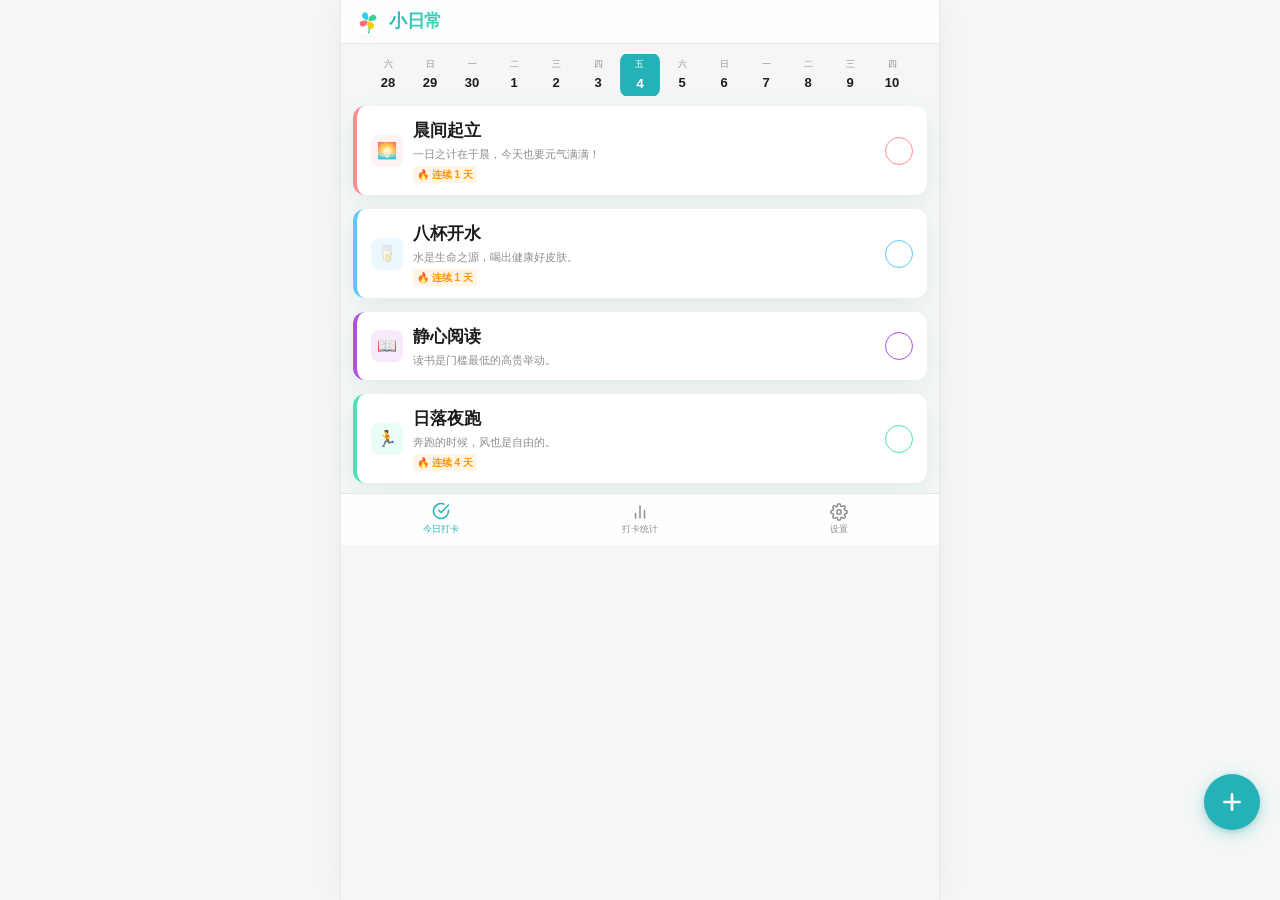
<file: index.html>
<!DOCTYPE html>
<html lang="zh-CN">
<head>
  <meta charset="UTF-8">
  <meta name="viewport" content="width=device-width, initial-scale=1.0, viewport-fit=cover">
  
  <title>小日常 - 习惯打卡</title>
  
  <!-- PWA & Apple IOS Configuration -->
  <meta name="apple-mobile-web-app-capable" content="yes">
  <meta name="apple-mobile-web-app-status-bar-style" content="black-translucent">
  <meta name="apple-mobile-web-app-title" content="小日常">
  <link rel="apple-touch-icon" href="./icons/icon.svg">
  
  <meta name="theme-color" content="#F4F7F6" media="(prefers-color-scheme: light)">
  <meta name="theme-color" content="#0A0A0C" media="(prefers-color-scheme: dark)">
  
  <link rel="manifest" href="./manifest.json">
  <link rel="icon" type="image/svg+xml" href="./icons/icon.svg">
  
  <!-- Custom CSS -->
  <link rel="stylesheet" href="./css/style.css">
</head>
<body>

  <!-- 纸屑特效 Canvas 画布 -->
  <canvas id="confetti-canvas"></canvas>

  <!-- PWA 应用主界面 -->
  <div class="app-container">
    
    <!-- 顶部状态栏/导航栏 -->
    <header class="app-header">
      <div class="brand-wrapper">
        <!-- 迷你四叶草 Logo -->
        <svg class="brand-logo" xmlns="http://www.w3.org/2000/svg" viewBox="0 0 512 512" width="26" height="26">
          <rect width="512" height="512" fill="#FFFFFF" />
          <g transform="translate(256, 230) scale(2.2)">
            <path d="M 0 35 Q 20 85 5 110" fill="none" stroke="#34D399" stroke-width="12" stroke-linecap="round" />
            <path d="M 0 0 C -45 -10 -70 -45 -40 -70 C -15 -90 10 -60 0 0" fill="#22D3EE" />
            <path d="M 0 0 C 10 -45 45 -70 70 -40 C 90 -15 60 10 0 0" fill="#34D399" />
            <path d="M 0 0 C 45 10 70 45 40 70 C 15 90 -10 60 0 0" fill="#FACC15" />
            <path d="M 0 0 C -10 45 -45 70 -70 40 C -90 15 -60 -10 0 0" fill="#F87171" />
            <circle cx="0" cy="0" r="10" fill="#FFFFFF" />
          </g>
        </svg>
        <span class="app-title">小日常</span>
      </div>
    </header>

    <!-- TAB 1: 今日打卡页面 -->
    <main class="tab-panel active" id="panel-today">
      <!-- iOS 风格滚动周历 -->
      <div class="week-calendar">
        <div class="week-days-container">
          <!-- JS 动态渲染 -->
        </div>
      </div>
      
      <!-- 打卡习惯卡片容器 -->
      <div class="today-habits-list">
        <!-- JS 动态渲染 -->
      </div>
    </main>

    <!-- TAB 2: 统计大盘页面 -->
    <main class="tab-panel" id="panel-stats">
      <!-- 当月打卡热力图 -->
      <section class="habit-details-card">
        <div class="detail-header" style="flex-wrap: wrap; gap: 8px;">
          <h3 class="section-title" style="margin-bottom: 0;">📊 习惯分析</h3>
          <div style="display: flex; gap: 8px; flex: 1; justify-content: flex-end;">
            <div class="detail-selector select-wrapper" style="max-width: 160px;">
              <select id="stats-habit-select">
                <!-- JS 动态渲染 -->
              </select>
            </div>
          </div>
        </div>

        <div class="calendar-month-title">当月打卡热力图</div>
        <div class="calendar-month-grid">
          <!-- JS 动态渲染 -->
        </div>
      </section>

      <!-- 数据概览 -->
      <div class="stats-dashboard">
        <div class="stat-box">
          <span class="stat-box-title">习惯总数</span>
          <span class="stat-box-value" id="stat-total-habits">0</span>
          <span class="stat-box-sub">已规划计划</span>
        </div>
        <div class="stat-box">
          <span class="stat-box-title">历史打卡</span>
          <span class="stat-box-value" id="stat-total-checkins">0</span>
          <span class="stat-box-sub">滴水穿石累计数</span>
        </div>
        <div class="stat-box">
          <span class="stat-box-title">最高连签</span>
          <span class="stat-box-value" id="stat-max-streak">0天</span>
          <span class="stat-box-sub" id="stat-max-streak-habit">无</span>
        </div>
        <div class="stat-box">
          <span class="stat-box-title">本周完成</span>
          <span class="stat-box-value" id="stat-weekly-completion">—</span>
          <span class="stat-box-sub" id="stat-weekly-detail"></span>
        </div>
      </div>

    </main>


    <!-- TAB 4: 系统设置页面 -->
    <main class="tab-panel" id="panel-settings">
      <h3 class="section-title" style="margin-bottom: 20px;">⚙️ 应用设置</h3>
      
      <div class="settings-list">
        
        <!-- 习惯管理 -->
        <div class="settings-group-title">习惯管理</div>
        <div class="settings-group" style="padding: 8px 12px; margin-bottom: 8px;">
          <div style="display: flex; justify-content: space-between; align-items: center; margin-bottom: 8px;">
            <span class="settings-row-label" style="font-weight: 600;">我的习惯</span>
          </div>
          <div class="manage-habits-list">
            <!-- JS 动态渲染 -->
          </div>
        </div>

        <!-- 个性化 -->
        <div class="settings-group-title">个性化</div>
        <div class="settings-group">
          <div class="settings-row">
            <span class="settings-row-label">外观主题</span>
            <div class="select-wrapper">
            <select id="settings-theme">
              <option value="auto">跟随系统</option>
              <option value="light">清新明亮 (浅色)</option>
              <option value="dark">暗黑视网膜 (深色)</option>
            </select>
            </div>
          </div>
          <div class="settings-row">
            <span class="settings-row-label">打卡音效</span>
            <label class="switch">
              <input type="checkbox" id="settings-sound" checked>
              <span class="slider"></span>
            </label>
          </div>
          <div class="settings-row">
            <span class="settings-row-label">打卡动画</span>
            <div class="select-wrapper">
            <select id="settings-anim">
              <option value="confetti">彩色五彩纸屑</option>
              <option value="none">无动画</option>
            </select>
            </div>
          </div>
        </div>

        <!-- 数据管理 -->
        <div class="settings-group-title">数据管理</div>
        <div class="settings-group">
          <div class="settings-row">
            <span class="settings-row-label">导出本地备份</span>
            <button class="btn btn-secondary btn-sm" id="btn-data-export">导出 JSON</button>
          </div>
          <div class="settings-row">
            <span class="settings-row-label">导入本地备份</span>
            <button class="btn btn-secondary btn-sm" id="btn-data-import">选择文件</button>
            <input type="file" id="file-import-input" accept=".json" style="display: none;">
          </div>
          <div class="settings-row">
            <span class="settings-row-label">重置所有数据</span>
            <button class="btn btn-danger btn-sm" id="btn-data-clear">清空并恢复默认</button>
          </div>
        </div>

        <!-- 关于与信息 -->
        <div class="settings-group-title">关于应用</div>
        <div class="settings-group">
          <div class="settings-row">
            <span class="settings-row-label">小日常 Web PWA</span>
            <span style="font-size: 13px; color: var(--text-secondary);">版本 1.0.0</span>
          </div>
          <div class="settings-row">
            <span class="settings-row-label">离线支持状态</span>
            <span id="pwa-status" style="font-size: 13px; color: #34D399; font-weight: 600;">已激活离线运行</span>
          </div>
        </div>

      </div>
    </main>

    <!-- 底部固定 Tabbar -->
    <nav class="app-tabbar">
      <div class="tab-item active" data-tab="today">
        <svg viewBox="0 0 24 24" width="22" height="22" fill="none" stroke="currentColor" stroke-width="2" stroke-linecap="round" stroke-linejoin="round">
          <path d="M22 11.08V12a10 10 0 1 1-5.93-9.14"></path>
          <polyline points="22 4 12 14.01 9 11.01"></polyline>
        </svg>
        <span>今日打卡</span>
      </div>
      <div class="tab-item" data-tab="stats">
        <svg viewBox="0 0 24 24" width="22" height="22" fill="none" stroke="currentColor" stroke-width="2" stroke-linecap="round" stroke-linejoin="round">
          <line x1="18" y1="20" x2="18" y2="10"></line>
          <line x1="12" y1="20" x2="12" y2="4"></line>
          <line x1="6" y1="20" x2="6" y2="14"></line>
        </svg>
        <span>打卡统计</span>
      </div>

      <div class="tab-item" data-tab="settings">
        <svg viewBox="0 0 24 24" width="22" height="22" fill="none" stroke="currentColor" stroke-width="2" stroke-linecap="round" stroke-linejoin="round">
          <circle cx="12" cy="12" r="3"></circle>
          <path d="M19.4 15a1.65 1.65 0 0 0 .33 1.82l.06.06a2 2 0 1 1-2.83 2.83l-.06-.06a1.65 1.65 0 0 0-1.82-.33 1.65 1.65 0 0 0-1 1.51V21a2 2 0 0 1-4 0v-.09A1.65 1.65 0 0 0 9 19.4a1.65 1.65 0 0 0-1.82.33l-.06.06a2 2 0 1 1-2.83-2.83l.06-.06a1.65 1.65 0 0 0 .33-1.82 1.65 1.65 0 0 0-1.51-1H3a2 2 0 0 1 0-4h.09A1.65 1.65 0 0 0 4.6 9a1.65 1.65 0 0 0-.33-1.82l-.06-.06a2 2 0 1 1 2.83-2.83l.06.06a1.65 1.65 0 0 0 1.82.33H9a1.65 1.65 0 0 0 1-1.51V3a2 2 0 0 1 4 0v.09a1.65 1.65 0 0 0 1 1.51 1.65 1.65 0 0 0 1.82-.33l.06-.06a2 2 0 1 1 2.83 2.83l-.06.06a1.65 1.65 0 0 0-.33 1.82V9a1.65 1.65 0 0 0 1.51 1H21a2 2 0 0 1 0 4h-.09a1.65 1.65 0 0 0-1.51 1z"></path>
        </svg>
        <span>设置</span>
      </div>
    </nav>

    <!-- FAB 悬浮新建按钮 -->
    <button class="fab" id="fab-add-habit" aria-label="新建习惯">
      <svg viewBox="0 0 24 24" width="26" height="26" fill="none" stroke="currentColor" stroke-width="2.5" stroke-linecap="round">
        <line x1="12" y1="5" x2="12" y2="19"></line>
        <line x1="5" y1="12" x2="19" y2="12"></line>
      </svg>
    </button>
  </div>

  <!-- iOS 风格 ActionSheet -->
  <div class="modal" id="modal-actionsheet">
    <div class="modal-content modal-actionsheet-content">
      <div class="modal-header">
        <h3 class="modal-title" id="actionsheet-title"></h3>
      </div>
      <div class="actionsheet-items" id="actionsheet-items">
      </div>
      <div class="modal-actions actionsheet-actions">
        <button type="button" class="btn btn-secondary" id="btn-actionsheet-cancel">取消</button>
      </div>
    </div>
  </div>

  <!-- iOS 底部抽屉风格弹窗 (新建 / 编辑习惯) -->
  <div class="modal" id="modal-habit">
    <div class="modal-content">
      <div class="modal-header">
        <h3 class="modal-title">新建习惯</h3>
        <button class="modal-close" aria-label="关闭弹窗">
          <svg viewBox="0 0 24 24" width="20" height="20" fill="none" stroke="currentColor" stroke-width="2">
            <line x1="18" y1="6" x2="6" y2="18"></line>
            <line x1="6" y1="6" x2="18" y2="18"></line>
          </svg>
        </button>
      </div>
      
      <form id="form-habit">
        <!-- 习惯名称 -->
        <div class="form-group">
          <label for="habit-name">习惯名字</label>
          <input type="text" id="habit-name" maxlength="10" placeholder="例如：背单词、吃水果" required>
          <span class="char-count">0/10</span>
        </div>

        <!-- 鼓励寄语 -->
        <div class="form-group">
          <label for="habit-slogan">鼓励语 / 签到寄语</label>
          <input type="text" id="habit-slogan" maxlength="25" placeholder="例如：坚持下去，你会感谢现在的自己">
          <span class="char-count">0/25</span>
        </div>

        <!-- 表情图标选择网格 -->
        <div class="form-group">
          <label>选择一个可爱图标</label>
          <div class="modal-emoji-grid">
            <div class="emoji-item selected">🌅</div>
            <div class="emoji-item">🥛</div>
            <div class="emoji-item">📖</div>
            <div class="emoji-item">🏃</div>
            <div class="emoji-item">🧘</div>
            <div class="emoji-item">💤</div>
            <div class="emoji-item">🍎</div>
            <div class="emoji-item">💻</div>
            <div class="emoji-item">✏️</div>
            <div class="emoji-item">🧹</div>
            <div class="emoji-item">🌿</div>
            <div class="emoji-item">💊</div>
          </div>
        </div>

        <!-- 主题色选择网格 -->
        <div class="form-group">
          <label>卡片颜色</label>
          <div class="modal-color-grid">
            <!-- 珊瑚粉 -->
            <div class="color-item selected" data-color="#FF8E94" data-bg="#FFF0F1" style="background-color: #FF8E94;"></div>
            <!-- 薄荷绿 -->
            <div class="color-item" data-color="#4CE1B6" data-bg="#EBF9F5" style="background-color: #4CE1B6;"></div>
            <!-- 天空蓝 -->
            <div class="color-item" data-color="#5AC8FA" data-bg="#E6F5FC" style="background-color: #5AC8FA;"></div>
            <!-- 罗兰紫 -->
            <div class="color-item" data-color="#AF52DE" data-bg="#F7EFFF" style="background-color: #AF52DE;"></div>
            <!-- 柠檬黄 -->
            <div class="color-item" data-color="#FFCC00" data-bg="#FFF9E6" style="background-color: #FFCC00;"></div>
            <!-- 桃子橙 -->
            <div class="color-item" data-color="#FF9500" data-bg="#FFF4E6" style="background-color: #FF9500;"></div>
          </div>
        </div>

        <!-- 频次设置 -->
        <div class="form-group">
          <label for="habit-frequency">打卡频次</label>
          <div class="select-wrapper">
          <select id="habit-frequency">
            <option value="daily">每天打卡</option>
            <option value="weekdays">仅工作日 (周一至周五)</option>
            <option value="weekends">仅周末 (周六与周日)</option>
            <option value="custom">自定义打卡天...</option>
          </select>
          </div>
          <!-- 自定义周几多选框 -->
          <div class="custom-freq-days" style="display: none;">
            <label><input type="checkbox" value="1" checked><span>一</span></label>
            <label><input type="checkbox" value="2" checked><span>二</span></label>
            <label><input type="checkbox" value="3" checked><span>三</span></label>
            <label><input type="checkbox" value="4" checked><span>四</span></label>
            <label><input type="checkbox" value="5" checked><span>五</span></label>
            <label><input type="checkbox" value="6" checked><span>六</span></label>
            <label><input type="checkbox" value="7" checked><span>日</span></label>
          </div>
        </div>

        <!-- 弹窗提交控制 -->
        <div class="modal-actions">
          <button type="button" class="btn btn-secondary" id="btn-habit-cancel">取消</button>
          <button type="submit" class="btn btn-primary">保存</button>
        </div>
      </form>
    </div>
  </div>

  <!-- iOS 风格确认弹窗 -->
  <div class="modal" id="modal-confirm">
    <div class="modal-content modal-confirm-content">
      <div class="modal-header">
        <h3 class="modal-title" id="confirm-title">确认操作</h3>
      </div>
      <p class="confirm-message" id="confirm-message"></p>
      <div class="modal-actions confirm-actions">
        <button type="button" class="btn btn-secondary" id="btn-confirm-cancel">取消</button>
        <button type="button" class="btn btn-danger" id="btn-confirm-ok">确认</button>
      </div>
    </div>
  </div>

  <!-- 初始化逻辑 -->
  <script type="module">
    import { UI } from './js/ui.js';
    UI.init();
  </script>

  <!-- PWA Service Worker 注册 -->
  <script>
    if ('serviceWorker' in navigator) {
      window.addEventListener('load', () => {
        // 使用相对路径以便在 GitHub Pages 子目录下工作
        navigator.serviceWorker.register('./sw.js')
          .then(reg => {
            console.log('ServiceWorker 注册成功: ', reg.scope);
            document.getElementById('pwa-status').textContent = '已激活离线运行';
            document.getElementById('pwa-status').style.color = '#34D399';
          })
          .catch(err => {
            console.error('ServiceWorker 注册失败: ', err);
            document.getElementById('pwa-status').textContent = '未激活 (限在线运行)';
            document.getElementById('pwa-status').style.color = '#FF9500';
          });
      });
    } else {
      document.getElementById('pwa-status').textContent = '浏览器不支持离线模式';
      document.getElementById('pwa-status').style.color = '#FF3B30';
    }
  </script>

</body>
</html>
</file>
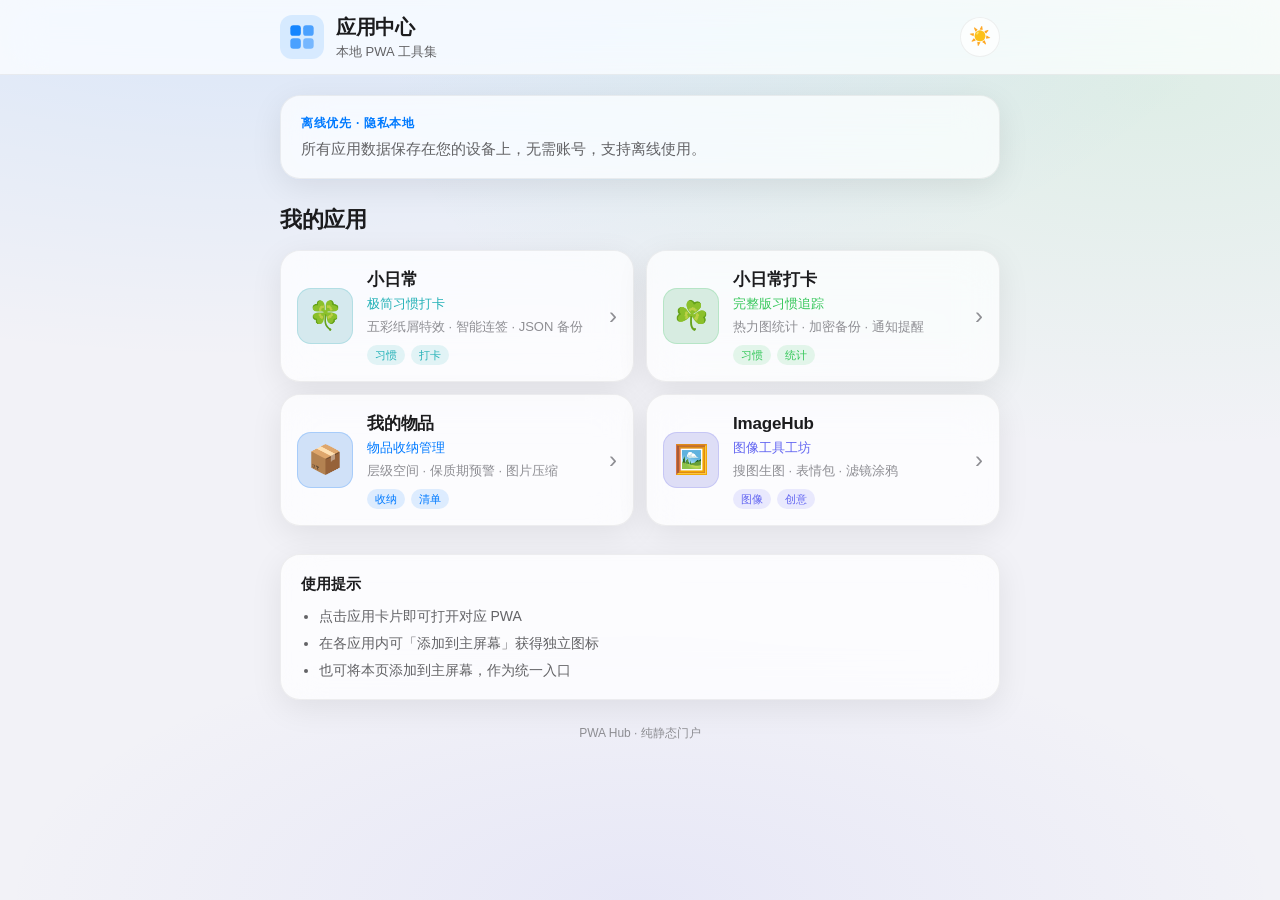
<file: hub/index.html>
<!DOCTYPE html>
<html lang="zh-CN">
<head>
  <meta charset="UTF-8" />
  <meta name="viewport" content="width=device-width, initial-scale=1.0, viewport-fit=cover" />
  <meta name="theme-color" content="#f2f2f7" media="(prefers-color-scheme: light)" />
  <meta name="theme-color" content="#000000" media="(prefers-color-scheme: dark)" />
  <meta name="apple-mobile-web-app-capable" content="yes" />
  <meta name="apple-mobile-web-app-status-bar-style" content="default" />
  <meta name="apple-mobile-web-app-title" content="应用中心" />
  <meta name="description" content="聚合小日常、我的物品、ImageHub 等本地 PWA 应用的一站式入口" />
  <link rel="manifest" href="./manifest.json" />
  <link rel="icon" href="./icons/icon.svg" type="image/svg+xml" />
  <link rel="apple-touch-icon" href="./icons/icon.svg" />
  <link rel="stylesheet" href="./css/style.css" />
  <title>应用中心</title>
</head>
<body>
  <div class="bg-gradient" aria-hidden="true"></div>

  <header class="header">
    <div class="header-inner">
      <div class="brand">
        <div class="brand-icon" aria-hidden="true">
          <svg viewBox="0 0 48 48" fill="none" xmlns="http://www.w3.org/2000/svg">
            <rect x="4" y="4" width="18" height="18" rx="5" fill="currentColor" opacity="0.9"/>
            <rect x="26" y="4" width="18" height="18" rx="5" fill="currentColor" opacity="0.65"/>
            <rect x="4" y="26" width="18" height="18" rx="5" fill="currentColor" opacity="0.65"/>
            <rect x="26" y="26" width="18" height="18" rx="5" fill="currentColor" opacity="0.45"/>
          </svg>
        </div>
        <div>
          <h1 class="brand-title">应用中心</h1>
          <p class="brand-subtitle">本地 PWA 工具集</p>
        </div>
      </div>
      <button type="button" class="theme-toggle" id="theme-toggle" aria-label="切换主题">
        <span class="theme-icon theme-icon-light" aria-hidden="true">☀️</span>
        <span class="theme-icon theme-icon-dark" aria-hidden="true">🌙</span>
      </button>
    </div>
  </header>

  <main class="main">
    <section class="hero glass-panel">
      <p class="hero-label">离线优先 · 隐私本地</p>
      <p class="hero-text">所有应用数据保存在您的设备上，无需账号，支持离线使用。</p>
    </section>

    <section class="apps-section" aria-labelledby="apps-heading">
      <h2 id="apps-heading" class="section-title">我的应用</h2>
      <div class="app-grid" id="app-grid" role="list"></div>
    </section>

    <section class="tips glass-panel" aria-labelledby="tips-heading">
      <h2 id="tips-heading" class="tips-title">使用提示</h2>
      <ul class="tips-list">
        <li>点击应用卡片即可打开对应 PWA</li>
        <li>在各应用内可「添加到主屏幕」获得独立图标</li>
        <li>也可将本页添加到主屏幕，作为统一入口</li>
      </ul>
    </section>
  </main>

  <footer class="footer">
    <p>PWA Hub · 纯静态门户</p>
  </footer>

  <script type="module" src="./js/app.js"></script>
</body>
</html>
</file>
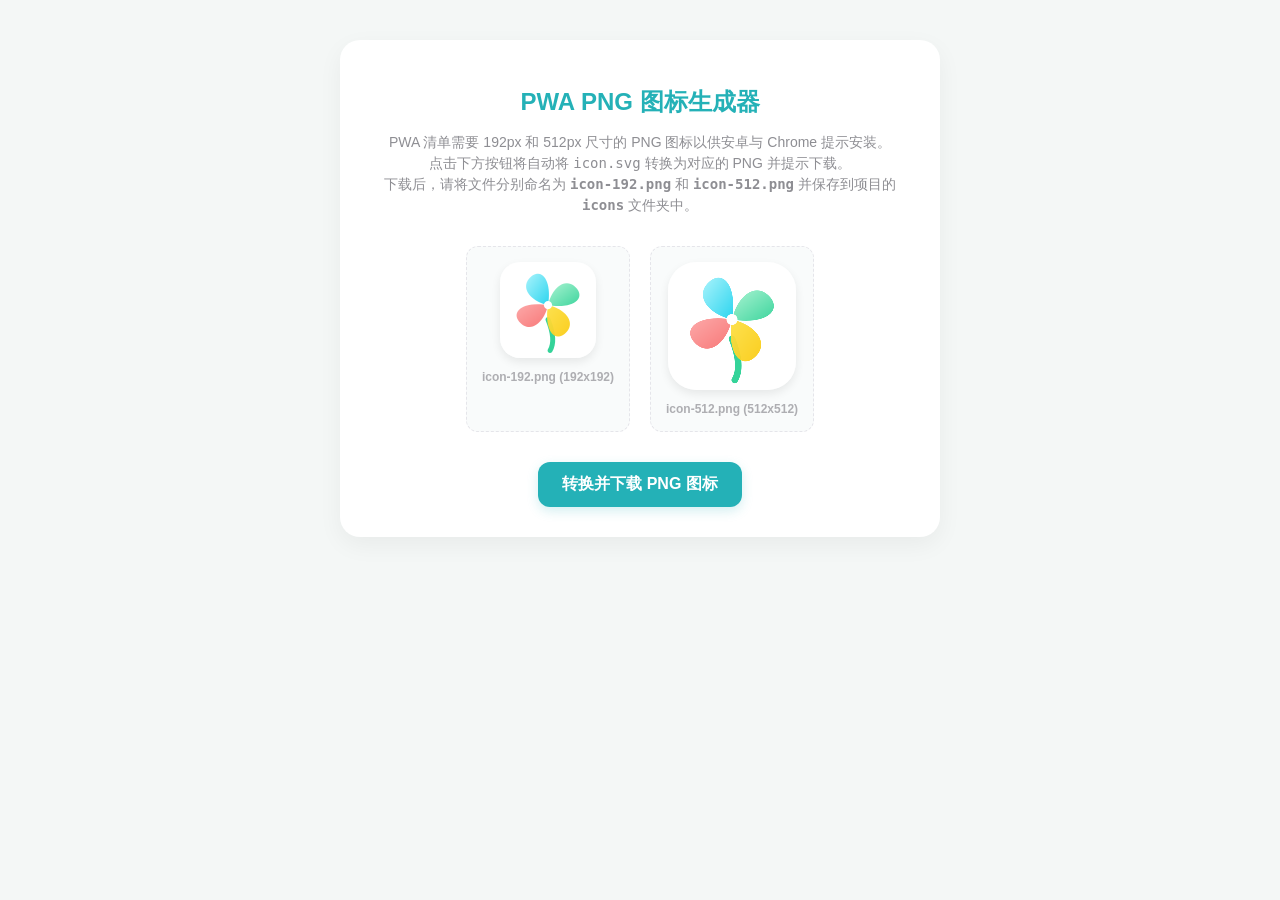
<file: icons/generate.html>
<!DOCTYPE html>
<html lang="zh-CN">
<head>
  <meta charset="UTF-8">
  <meta name="viewport" content="width=device-width, initial-scale=1.0">
  <title>小日常 - PNG 图标生成器</title>
  <style>
    body {
      font-family: -apple-system, BlinkMacSystemFont, "Segoe UI", Roboto, sans-serif;
      padding: 40px 20px;
      max-width: 600px;
      margin: 0 auto;
      text-align: center;
      background-color: #F4F7F6;
      color: #1C1C1E;
    }
    .card {
      background: white;
      padding: 30px;
      border-radius: 20px;
      box-shadow: 0 8px 24px rgba(0,0,0,0.05);
    }
    h1 {
      font-size: 24px;
      color: #24B1B7;
      margin-bottom: 10px;
    }
    p {
      color: #8E8E93;
      font-size: 14px;
      margin-bottom: 30px;
      line-height: 1.5;
    }
    .preview-container {
      display: flex;
      justify-content: center;
      gap: 20px;
      margin-bottom: 30px;
      flex-wrap: wrap;
    }
    .preview-box {
      background: #F9FBFB;
      padding: 15px;
      border-radius: 12px;
      border: 1px dashed #E5E5EA;
    }
    .preview-title {
      font-size: 12px;
      font-weight: 600;
      color: #AEAEB2;
      margin-top: 8px;
    }
    .btn {
      display: inline-block;
      background-color: #24B1B7;
      color: white;
      padding: 12px 24px;
      border-radius: 12px;
      border: none;
      font-weight: 600;
      font-size: 16px;
      cursor: pointer;
      box-shadow: 0 4px 12px rgba(36, 177, 183, 0.2);
      transition: background-color 0.2s, transform 0.1s;
    }
    .btn:hover {
      background-color: #1F9C9F;
    }
    .btn:active {
      transform: scale(0.98);
    }
  </style>
</head>
<body>

  <div class="card">
    <h1>PWA PNG 图标生成器</h1>
    <p>
      PWA 清单需要 192px 和 512px 尺寸的 PNG 图标以供安卓与 Chrome 提示安装。<br>
      点击下方按钮将自动将 <code>icon.svg</code> 转换为对应的 PNG 并提示下载。<br>
      下载后，请将文件分别命名为 <strong><code>icon-192.png</code></strong> 和 <strong><code>icon-512.png</code></strong> 并保存到项目的 <strong><code>icons</code></strong> 文件夹中。
    </p>

    <div class="preview-container">
      <div class="preview-box">
        <canvas id="canvas-192" width="192" height="192" style="width: 96px; height: 96px; border-radius: 20px; box-shadow: 0 4px 10px rgba(0,0,0,0.08);"></canvas>
        <div class="preview-title">icon-192.png (192x192)</div>
      </div>
      <div class="preview-box">
        <canvas id="canvas-512" width="512" height="512" style="width: 128px; height: 128px; border-radius: 28px; box-shadow: 0 4px 10px rgba(0,0,0,0.08);"></canvas>
        <div class="preview-title">icon-512.png (512x512)</div>
      </div>
    </div>

    <button class="btn" id="btn-download">转换并下载 PNG 图标</button>
  </div>

  <script>
    const svgPath = './icon.svg';
    const btnDownload = document.getElementById('btn-download');

    btnDownload.addEventListener('click', () => {
      // 载入 SVG 文件
      fetch(svgPath)
        .then(response => response.text())
        .then(svgText => {
          // 创建 Image 对象
          const img = new Image();
          const svgBlob = new Blob([svgText], { type: 'image/svg+xml;charset=utf-8' });
          const url = URL.createObjectURL(svgBlob);

          img.onload = () => {
            // 绘制 192px Canvas
            const canvas192 = document.getElementById('canvas-192');
            const ctx192 = canvas192.getContext('2d');
            ctx192.clearRect(0, 0, 192, 192);
            ctx192.drawImage(img, 0, 0, 192, 192);
            triggerDownload(canvas192, 'icon-192.png');

            // 绘制 512px Canvas
            const canvas512 = document.getElementById('canvas-512');
            const ctx512 = canvas512.getContext('2d');
            ctx512.clearRect(0, 0, 512, 512);
            ctx512.drawImage(img, 0, 0, 512, 512);
            // 稍等下下载第二个，避免浏览器拦截多文件下载
            setTimeout(() => {
              triggerDownload(canvas512, 'icon-512.png');
            }, 500);

            URL.revokeObjectURL(url);
          };

          img.src = url;
        })
        .catch(err => {
          alert('载入 icon.svg 失败，请确认该网页与 icon.svg 在同一个文件夹下运行！');
          console.error(err);
        });
    });

    function triggerDownload(canvas, filename) {
      const dataUrl = canvas.toDataURL('image/png');
      const link = document.createElement('a');
      link.href = dataUrl;
      link.download = filename;
      document.body.appendChild(link);
      link.click();
      document.body.removeChild(link);
    }

    // 页面加载时自动在 Canvas 上绘制预览
    window.addEventListener('load', () => {
      fetch(svgPath)
        .then(response => response.text())
        .then(svgText => {
          const img = new Image();
          const svgBlob = new Blob([svgText], { type: 'image/svg+xml;charset=utf-8' });
          const url = URL.createObjectURL(svgBlob);
          img.onload = () => {
            const canvas192 = document.getElementById('canvas-192');
            const ctx192 = canvas192.getContext('2d');
            ctx192.drawImage(img, 0, 0, 192, 192);

            const canvas512 = document.getElementById('canvas-512');
            const ctx512 = canvas512.getContext('2d');
            ctx512.drawImage(img, 0, 0, 512, 512);

            URL.revokeObjectURL(url);
          };
          img.src = url;
        });
    });
  </script>
</body>
</html>
</file>
<file: css/style.css>
/*
 * 小日常 PWA - iOS 风格视觉与动效设计系统
 */

/* 核心变量与设计令牌 */
:root {
  --font-sans: -apple-system, BlinkMacSystemFont, "SF Pro Text", "SF Pro Display", "PingFang SC", "Helvetica Neue", Helvetica, Arial, sans-serif;
  
  /* 浅色主题变量 */
  --bg-primary: #F4F7F6;
  --bg-secondary: #FFFFFF;
  --bg-card: #FFFFFF;
  --text-primary: #1C1C1E;
  --text-secondary: #8E8E93;
  --text-tertiary: #AEAEB2;
  --border-color: #E5E5EA;
  --nav-bg: rgba(255, 255, 255, 0.82);
  --accent-color: #24B1B7;
  --accent-light: #EBF9F5;
  --danger-color: #FF3B30;
  --shadow-sm: 0 2px 8px rgba(0, 0, 0, 0.04);
  --shadow-md: 0 8px 24px rgba(27, 116, 120, 0.08);
  --shadow-lg: 0 12px 32px rgba(0, 0, 0, 0.12);
  
  --safe-area-bottom: env(safe-area-inset-bottom, 0px);
}

/* 深色主题变量 */
html.dark {
  --bg-primary: #0A0A0C;
  --bg-secondary: #16161A;
  --bg-card: #1C1C21;
  --text-primary: #F2F2F7;
  --text-secondary: #98989D;
  --text-tertiary: #636366;
  --border-color: #2C2C2E;
  --nav-bg: rgba(22, 22, 26, 0.82);
  --shadow-sm: 0 2px 8px rgba(0, 0, 0, 0.2);
  --shadow-md: 0 8px 24px rgba(0, 0, 0, 0.3);
  --shadow-lg: 0 12px 32px rgba(0, 0, 0, 0.4);
}

/* 全局重置与排版 */
* {
  box-sizing: border-box;
  margin: 0;
  padding: 0;
  -webkit-tap-highlight-color: transparent;
}

body {
  font-family: var(--font-sans);
  background-color: var(--bg-primary);
  color: var(--text-primary);
  font-size: 16px;
  line-height: 1.5;
  overflow-x: hidden;
  transition: background-color 0.3s ease, color 0.3s ease;
}

/* PWA App 主容器 */
.app-container {
  display: flex;
  flex-direction: column;
  min-height: 100vh;
  padding-bottom: calc(64px + var(--safe-area-bottom));
}

/* 顶部导航栏 (Header) */
.app-header {
  position: sticky;
  top: 0;
  z-index: 100;
  display: flex;
  justify-content: space-between;
  align-items: center;
  padding: 8px 14px;
  padding-top: calc(8px + env(safe-area-inset-top, 0px));
  background-color: var(--nav-bg);
  backdrop-filter: blur(20px);
  -webkit-backdrop-filter: blur(20px);
  border-bottom: 1px solid var(--border-color);
  transition: background-color 0.3s ease, border-color 0.3s ease;
}

.brand-wrapper {
  display: flex;
  align-items: center;
  gap: 8px;
}

.brand-logo {
  width: 26px;
  height: 26px;
  border-radius: 7px;
  box-shadow: var(--shadow-sm);
}

.app-title {
  font-size: 18px;
  font-weight: 700;
  letter-spacing: -0.5px;
  background: linear-gradient(135deg, var(--accent-color), #4CE1B6);
  -webkit-background-clip: text;
  -webkit-text-fill-color: transparent;
}

/* 选项卡面板容器 */
.tab-panel {
  display: none;
  padding: 10px 12px;
  animation: fadeIn 0.3s ease-out;
}

.tab-panel.active {
  display: block;
}

@keyframes fadeIn {
  from { opacity: 0; transform: translateY(8px); }
  to { opacity: 1; transform: translateY(0); }
}

/* iOS 风格顶部周历 */
.week-calendar {
  margin-bottom: 10px;
}

.week-days-container {
  display: flex;
  justify-content: flex-start;
  width: 100%;
  overflow-x: auto;
  scrollbar-width: none;
  -webkit-overflow-scrolling: touch;
  gap: 4px;
  scroll-snap-type: x mandatory;
  scroll-behavior: smooth;
}

.week-days-container::-webkit-scrollbar {
  display: none;
}

.calendar-day {
  flex: 0 0 auto;
  min-width: 38px;
  width: 38px;
  display: flex;
  flex-direction: column;
  align-items: center;
  padding: 4px 2px;
  border-radius: 8px;
  cursor: pointer;
  transition: all 0.25s cubic-bezier(0.4, 0, 0.2, 1);
  user-select: none;
  -webkit-user-select: none;
  scroll-snap-align: center;
}

.calendar-day .day-name {
  font-size: 9px;
  color: var(--text-secondary);
  margin-bottom: 1px;
  font-weight: 500;
}

.calendar-day .day-number {
  font-size: 13px;
  font-weight: 700;
  color: var(--text-primary);
}

.calendar-day.selected {
  background-color: var(--accent-color);
  transform: scale(1.05);
}

.calendar-day.selected .day-name,
.calendar-day.selected .day-number {
  color: #FFFFFF;
}

.calendar-day.is-today:not(.selected) {
  border: 1.5px solid var(--accent-color);
}

/* 今日习惯卡片列表 */
.today-habits-list {
  display: flex;
  flex-direction: column;
  gap: 14px;
}

.habit-card {
  --theme-color: var(--accent-color);
  --theme-bg: var(--accent-light);
  
  display: flex;
  justify-content: space-between;
  align-items: center;
  background-color: var(--bg-secondary);
  border-radius: 12px;
  padding: 12px 14px;
  box-shadow: var(--shadow-md);
  border-left: 4px solid var(--theme-color);
  cursor: pointer;
  transition: all 0.3s cubic-bezier(0.25, 0.8, 0.25, 1);
  position: relative;
  overflow: hidden;
  user-select: none;
  -webkit-user-select: none;
}

.habit-card:active {
  transform: scale(0.98);
}

.habit-card-left {
  display: flex;
  align-items: center;
  gap: 10px;
}

.habit-card-icon {
  display: flex;
  align-items: center;
  justify-content: center;
  width: 32px;
  height: 32px;
  border-radius: 8px;
  font-size: 16px;
  transition: transform 0.3s ease;
}

.habit-card:hover .habit-card-icon {
  transform: scale(1.1) rotate(5deg);
}

.habit-card-info {
  display: flex;
  flex-direction: column;
  gap: 2px;
}

.habit-card-name {
  font-size: 17px;
  font-weight: 600;
  color: var(--text-primary);
}

.habit-card-slogan {
  font-size: 11px;
  color: var(--text-secondary);
}

.habit-card-streak {
  font-size: 10px;
  color: #FF9500;
  font-weight: 600;
  background-color: rgba(255, 149, 0, 0.1);
  padding: 1px 4px;
  border-radius: 4px;
  width: fit-content;
  margin-top: 2px;
}

/* 打卡勾选按钮 */
.btn-checkin {
  display: flex;
  align-items: center;
  justify-content: center;
  width: 28px;
  height: 28px;
  border-radius: 50%;
  border: 1.5px solid var(--theme-color);
  color: var(--theme-color);
  background-color: transparent;
  cursor: pointer;
  transition: all 0.3s cubic-bezier(0.175, 0.885, 0.32, 1.275);
}

.btn-checkin svg {
  transform: scale(0);
  transition: transform 0.3s cubic-bezier(0.175, 0.885, 0.32, 1.275);
}

/* 已完成习惯状态 */
.habit-card.completed {
  background-color: var(--theme-bg);
  border-left-color: var(--text-tertiary);
  opacity: 0.85;
}

html.dark .habit-card.completed {
  background-color: rgba(28, 28, 33, 0.6);
  opacity: 0.6;
}

.habit-card.completed .habit-card-name {
  text-decoration: line-through;
  color: var(--text-secondary);
}

.habit-card.completed .btn-checkin {
  background-color: var(--theme-color);
  color: #FFFFFF;
  border-color: var(--theme-color);
  box-shadow: 0 4px 10px rgba(0,0,0,0.08);
}

.habit-card.completed .btn-checkin svg {
  transform: scale(1);
}

/* 统计 Tab 特有样式 */
.stats-dashboard {
  display: grid;
  grid-template-columns: repeat(2, 1fr);
  gap: 4px;
  margin-top: 10px;
}

.stat-box {
  background-color: var(--bg-secondary);
  border-radius: 8px;
  padding: 8px 8px;
  box-shadow: var(--shadow-sm);
  display: flex;
  flex-direction: column;
  gap: 4px;
  user-select: none;
  -webkit-user-select: none;
}

.stat-box-title {
  font-size: 10px;
  color: var(--text-secondary);
  font-weight: 500;
}

.stat-box-value {
  font-size: 17px;
  font-weight: 700;
  color: var(--text-primary);
  letter-spacing: -0.5px;
}

.stat-box-sub {
  font-size: 10px;
  color: var(--text-tertiary);
}

/* 详情分析卡片 */
.habit-details-card {
  background-color: var(--bg-secondary);
  border-radius: 12px;
  padding: 14px 14px;
  box-shadow: var(--shadow-md);
  margin-bottom: 12px;
  transition: all 0.3s;
}

.detail-header {
  display: flex;
  justify-content: space-between;
  align-items: center;
  margin-bottom: 10px;
  gap: 12px;
}

.detail-selector {
  flex: 1;
  max-width: 220px;
}

.detail-selector select {
  width: 100%;
  padding: 6px 10px;
  border-radius: 8px;
  border: 1px solid var(--border-color);
  background-color: var(--bg-primary);
  color: var(--text-primary);
  font-size: 13px;
  font-weight: 600;
  outline: none;
  cursor: pointer;
}

.detail-metrics {
  display: flex;
  justify-content: space-around;
  margin-bottom: 12px;
  background-color: var(--bg-primary);
  border-radius: 10px;
  padding: 8px 10px;
}

.metric-item {
  display: flex;
  flex-direction: column;
  align-items: center;
  gap: 2px;
}

.metric-label {
  font-size: 10px;
  color: var(--text-secondary);
}

.metric-val {
  font-size: 15px;
  font-weight: 700;
  color: var(--text-primary);
}

/* 月历打卡网络图 */
.calendar-month-title {
  font-size: 15px;
  font-weight: 700;
  color: var(--text-primary);
  margin-bottom: 10px;
  text-align: center;
}

.calendar-month-grid {
  display: grid;
  grid-template-columns: repeat(7, 1fr);
  gap: 6px;
  justify-items: center;
}

.calendar-grid-header {
  font-size: 11px;
  font-weight: 600;
  color: var(--text-tertiary);
  width: 34px;
  height: 34px;
  display: flex;
  align-items: center;
  justify-content: center;
}

.calendar-grid-empty {
  width: 34px;
  height: 34px;
}

.calendar-grid-day {
  width: 100%;
  max-width: 34px;
  aspect-ratio: 1;
  border-radius: 50%;
  display: flex;
  align-items: center;
  justify-content: center;
  font-size: 11px;
  font-weight: 500;
  color: var(--text-primary);
  background-color: var(--bg-primary);
  transition: all 0.2s;
  position: relative;
}

.calendar-grid-day.empty {
  background-color: transparent;
}

.calendar-grid-day.intensity-0 {
  background-color: var(--bg-primary);
  color: var(--text-tertiary);
}

.calendar-grid-day.intensity-1 {
  background-color: var(--theme-bg, #E0F2FE);
  color: var(--text-primary);
}

.calendar-grid-day.intensity-2 {
  background-color: var(--theme-color, #38BDF8);
  color: #fff;
}

.calendar-grid-day.intensity-3 {
  background-color: var(--theme-color, #0EA5E9);
  opacity: 0.85;
  color: #fff;
}

.calendar-grid-day.inactive {
  opacity: 0.35;
}

.calendar-grid-day.is-today {
  box-shadow: inset 0 0 0 1.5px var(--text-secondary);
}

.calendar-grid-day.completed {
  animation: popIn 0.3s cubic-bezier(0.175, 0.885, 0.32, 1.275);
}

.calendar-grid-day.completed .check-mark {
  font-weight: 700;
  font-size: 11px;
}

@keyframes popIn {
  from { transform: scale(0.6); }
  to { transform: scale(1); }
}

/* 习惯管理 Tab 样式 */
.manage-header {
  display: flex;
  justify-content: space-between;
  align-items: center;
  margin-bottom: 20px;
}

.manage-habits-list {
  display: flex;
  flex-direction: column;
  gap: 12px;
}

.manage-habit-item {
  display: flex;
  justify-content: space-between;
  align-items: center;
  background-color: var(--bg-secondary);
  border-radius: 16px;
  padding: 16px;
  box-shadow: var(--shadow-sm);
  user-select: none;
  -webkit-user-select: none;
}

/* 嵌入在设置卡片中的习惯列表项样式优化 */
.settings-group .manage-habit-item {
  background-color: var(--bg-primary);
  box-shadow: none;
  border-radius: 8px;
  padding: 8px 10px;
}

.manage-habit-left {
  display: flex;
  align-items: center;
  gap: 8px;
}

.manage-habit-icon {
  display: flex;
  align-items: center;
  justify-content: center;
  width: 32px;
  height: 32px;
  border-radius: 8px;
  font-size: 16px;
}

.manage-habit-meta h4 {
  font-size: 14px;
  font-weight: 600;
  color: var(--text-primary);
}

.manage-habit-meta p {
  font-size: 10px;
  color: var(--text-secondary);
}

.manage-habit-right {
  display: flex;
  gap: 8px;
}

/* 设置 Tab 样式 */
.settings-list {
  display: flex;
  flex-direction: column;
  gap: 8px;
}

.settings-group {
  background-color: var(--bg-secondary);
  border-radius: 12px;
  overflow: hidden;
  box-shadow: var(--shadow-sm);
}

.settings-group-title {
  font-size: 11px;
  font-weight: 600;
  color: var(--text-secondary);
  text-transform: uppercase;
  margin: 8px 12px 4px 12px;
}

.settings-row {
  display: flex;
  justify-content: space-between;
  align-items: center;
  padding: 8px 12px;
  border-bottom: 1px solid var(--border-color);
  background-color: var(--bg-secondary);
}

.settings-row:last-child {
  border-bottom: none;
}

.settings-row-label {
  font-size: 14px;
  color: var(--text-primary);
  font-weight: 500;
}

/* 自定义下拉选择框包装器 */
.select-wrapper {
  position: relative;
  display: inline-block;
  width: 100%;
}

.select-wrapper select {
  appearance: none;
  -webkit-appearance: none;
  -moz-appearance: none;
  width: 100%;
  padding: 8px 28px 8px 12px;
  border-radius: 8px;
  border: 1.5px solid var(--border-color);
  background-color: var(--bg-primary);
  color: var(--text-primary);
  font-size: 14px;
  font-weight: 500;
  font-family: inherit;
  cursor: pointer;
  outline: none;
  transition: border-color 0.2s;
}

.select-wrapper select:focus {
  border-color: var(--accent-color);
}

.select-wrapper::after {
  content: '';
  position: absolute;
  right: 10px;
  top: 50%;
  width: 8px;
  height: 8px;
  border-left: 1.5px solid var(--text-tertiary);
  border-bottom: 1.5px solid var(--text-tertiary);
  transform: translateY(-75%) rotate(-45deg);
  pointer-events: none;
}

/* FAB (Floating Action Button) */
.fab {
  position: fixed;
  right: 20px;
  bottom: calc(70px + var(--safe-area-bottom));
  width: 56px;
  height: 56px;
  border-radius: 50%;
  background-color: var(--accent-color);
  color: #FFFFFF;
  border: none;
  box-shadow: 0 4px 16px rgba(36, 177, 183, 0.35), 0 2px 4px rgba(0, 0, 0, 0.12);
  cursor: pointer;
  display: flex;
  align-items: center;
  justify-content: center;
  z-index: 150;
  transition: transform 0.25s cubic-bezier(0.175, 0.885, 0.32, 1.275),
              box-shadow 0.25s ease,
              opacity 0.3s ease;
  user-select: none;
  -webkit-user-select: none;
  -webkit-tap-highlight-color: transparent;
}

.fab:active {
  transform: scale(0.9);
  box-shadow: 0 2px 8px rgba(36, 177, 183, 0.35);
}

.fab.hidden {
  opacity: 0;
  pointer-events: none;
  transform: scale(0.5);
}

/* ActionSheet 样式 */
.modal-actionsheet-content {
  padding-bottom: calc(8px + var(--safe-area-bottom));
}

.actionsheet-items {
  display: flex;
  flex-direction: column;
  gap: 0;
}

.actionsheet-item {
  display: flex;
  align-items: center;
  justify-content: center;
  padding: 14px 16px;
  font-size: 16px;
  font-weight: 500;
  color: var(--text-primary);
  background: none;
  border: none;
  border-top: 1px solid var(--border-color);
  cursor: pointer;
  width: 100%;
  font-family: inherit;
  transition: background-color 0.15s;
}

.actionsheet-item:first-child {
  border-top: none;
}

.actionsheet-item:active {
  background-color: var(--bg-primary);
}

.actionsheet-item.danger {
  color: var(--danger-color);
  font-weight: 600;
}

.actionsheet-actions {
  margin-top: 8px;
}

.actionsheet-actions .btn {
  flex: 1;
  font-size: 15px;
  padding: 12px 0;
}

/* 开关滑块样式 (Switch Toggle) */
.switch {
  position: relative;
  display: inline-block;
  width: 44px;
  height: 26px;
}

.switch input {
  opacity: 0;
  width: 0;
  height: 0;
}

.slider {
  position: absolute;
  cursor: pointer;
  top: 0; left: 0; right: 0; bottom: 0;
  background-color: var(--border-color);
  transition: .4s;
  border-radius: 34px;
}

.slider:before {
  position: absolute;
  content: "";
  height: 22px;
  width: 22px;
  left: 2px;
  bottom: 2px;
  background-color: white;
  transition: .4s;
  border-radius: 50%;
  box-shadow: 0 1px 3px rgba(0,0,0,0.15);
}

input:checked + .slider {
  background-color: var(--accent-color);
}

input:checked + .slider:before {
  transform: translateX(18px);
}

/* 按钮通用样式 */
.btn {
  display: inline-flex;
  align-items: center;
  justify-content: center;
  padding: 8px 12px;
  border-radius: 8px;
  border: none;
  font-size: 13px;
  font-weight: 600;
  cursor: pointer;
  transition: all 0.2s;
  gap: 4px;
}

.btn-primary {
  background-color: var(--accent-color);
  color: #FFFFFF;
}

.btn-primary:active {
  background-color: #1F9C9F;
  transform: scale(0.97);
}

.btn-secondary {
  background-color: var(--border-color);
  color: var(--text-primary);
}

.btn-secondary:active {
  transform: scale(0.97);
}

.btn-danger {
  background-color: rgba(255, 59, 48, 0.1);
  color: var(--danger-color);
}

.btn-danger:active {
  background-color: rgba(255, 59, 48, 0.2);
  transform: scale(0.97);
}

.btn-icon {
  padding: 6px;
  border-radius: 6px;
}

.btn-sm {
  padding: 4px 8px;
  font-size: 11px;
  border-radius: 6px;
}

.btn-block {
  width: 100%;
}

/* iOS 风格的 Modal 弹窗样式 */
.modal {
  position: fixed;
  top: 0; left: 0; right: 0; bottom: 0;
  z-index: 1000;
  display: flex;
  align-items: flex-end;
  justify-content: center;
  background-color: rgba(0, 0, 0, 0.4);
  opacity: 0;
  pointer-events: none;
  transition: opacity 0.3s ease;
  backdrop-filter: blur(4px);
  -webkit-backdrop-filter: blur(4px);
}

.modal.active {
  opacity: 1;
  pointer-events: auto;
}

.modal-content {
  width: 100%;
  max-width: 480px;
  background-color: var(--bg-secondary);
  border-top-left-radius: 20px;
  border-top-right-radius: 20px;
  padding: 16px 16px calc(16px + var(--safe-area-bottom)) 16px;
  box-shadow: var(--shadow-lg);
  transform: translateY(100%);
  transition: transform 0.35s cubic-bezier(0.15, 0.85, 0.35, 1);
  max-height: 90vh;
  overflow-y: auto;
}

.modal.active .modal-content {
  transform: translateY(0);
}

@media (min-width: 576px) {
  .modal {
    align-items: center;
  }
  .modal-content {
    border-radius: 20px;
    padding: 20px;
  }
}

.modal-header {
  display: flex;
  justify-content: space-between;
  align-items: center;
  margin-bottom: 14px;
}

.modal-title {
  font-size: 16px;
  font-weight: 700;
  color: var(--text-primary);
}

.modal-close {
  background: none;
  border: none;
  color: var(--text-secondary);
  cursor: pointer;
  padding: 4px;
}

/* 确认弹窗样式 */
.modal-confirm-content {
  padding-bottom: 16px;
}

.confirm-message {
  font-size: 14px;
  color: var(--text-primary);
  line-height: 1.5;
  margin-bottom: 20px;
}

.confirm-actions {
  margin-bottom: 0;
}

.confirm-actions .btn {
  flex: 1;
  font-size: 15px;
  padding: 12px 0;
}

/* 弹窗内的表单布局 */
.form-group {
  display: flex;
  flex-direction: column;
  gap: 6px;
  margin-bottom: 14px;
}

.form-group label {
  font-size: 12px;
  font-weight: 600;
  color: var(--text-secondary);
}

.form-group input[type="text"],
.form-group select,
.form-group input[type="time"] {
  width: 100%;
  padding: 9px 12px;
  border-radius: 8px;
  font-size: 14px;
}

.char-count {
  font-size: 11px;
  color: var(--text-tertiary);
  text-align: right;
}

/* 可爱表情选择网格 */
.modal-emoji-grid {
  display: grid;
  grid-template-columns: repeat(6, 1fr);
  gap: 8px;
  margin-bottom: 4px;
}

.emoji-item {
  width: 38px;
  height: 38px;
  display: flex;
  align-items: center;
  justify-content: center;
  border-radius: 8px;
  font-size: 18px;
  background-color: var(--bg-primary);
  cursor: pointer;
  border: 2px solid transparent;
  transition: all 0.2s;
}

.emoji-item.selected {
  border-color: var(--accent-color);
  background-color: var(--accent-light);
  transform: scale(1.1);
}

/* 颜色选择网格 */
.modal-color-grid {
  display: grid;
  grid-template-columns: repeat(6, 1fr);
  gap: 8px;
}

.color-item {
  width: 34px;
  height: 34px;
  border-radius: 50%;
  cursor: pointer;
  border: 3px solid var(--bg-secondary);
  outline: 2px solid transparent;
  transition: all 0.2s;
}

.color-item.selected {
  outline-color: var(--text-primary);
  transform: scale(1.05);
}

/* 自定义星期多选器 */
.custom-freq-days {
  display: flex;
  flex-wrap: wrap;
  gap: 6px;
  margin-top: 6px;
}

.custom-freq-days label {
  cursor: pointer;
}

.custom-freq-days input[type="checkbox"] {
  display: none;
}

.custom-freq-days span {
  display: block;
  padding: 4px 8px;
  border-radius: 6px;
  background-color: var(--bg-primary);
  color: var(--text-secondary);
  font-size: 12px;
  font-weight: 500;
  border: 1px solid var(--border-color);
  transition: all 0.2s;
}

.custom-freq-days input[type="checkbox"]:checked + span {
  background-color: var(--accent-color);
  color: #FFFFFF;
  border-color: var(--accent-color);
}

.modal-actions {
  display: flex;
  gap: 8px;
  margin-top: 18px;
}

.modal-actions .btn {
  flex: 1;
}

/* 底部固定 TabBar (iOS Style Navigation) */
.app-tabbar {
  position: fixed;
  bottom: 0; left: 0; right: 0;
  height: calc(46px + var(--safe-area-bottom));
  padding-bottom: var(--safe-area-bottom);
  background-color: var(--nav-bg);
  backdrop-filter: blur(20px);
  -webkit-backdrop-filter: blur(20px);
  border-top: 1px solid var(--border-color);
  display: flex;
  justify-content: space-around;
  align-items: center;
  z-index: 100;
}

.tab-item {
  display: flex;
  flex-direction: column;
  align-items: center;
  justify-content: center;
  color: var(--text-secondary);
  text-decoration: none;
  font-size: 9px;
  font-weight: 500;
  cursor: pointer;
  transition: color 0.2s;
  height: 100%;
  flex: 1;
  gap: 2px;
}

.tab-item svg {
  color: var(--text-secondary);
  transition: all 0.2s;
  width: 18px !important;
  height: 18px !important;
}

.tab-item.active {
  color: var(--accent-color);
}

.tab-item.active svg {
  color: var(--accent-color);
  transform: translateY(-1px);
}

/* 粒子 Confetti 全屏画布 */
#confetti-canvas {
  position: fixed;
  top: 0; left: 0; right: 0; bottom: 0;
  z-index: 999;
  pointer-events: none;
}

/* 无数据时样式 */
.empty-state {
  display: flex;
  flex-direction: column;
  align-items: center;
  justify-content: center;
  padding: 48px 20px;
  text-align: center;
  background-color: var(--bg-secondary);
  border-radius: 20px;
  box-shadow: var(--shadow-sm);
  gap: 12px;
}

.empty-icon {
  font-size: 48px;
}

.empty-state p {
  color: var(--text-secondary);
  font-size: 14px;
}

/* 大屏响应式优化 */
@media (min-width: 768px) {
  .app-container {
    max-width: 600px;
    margin: 0 auto;
    box-shadow: 0 0 30px rgba(0,0,0,0.05);
    background-color: var(--bg-primary);
    border-left: 1px solid var(--border-color);
    border-right: 1px solid var(--border-color);
    padding-bottom: 20px;
    min-height: 100vh;
  }
  
  .app-tabbar {
    position: sticky;
    bottom: 0;
    width: 100%;
    border-bottom-left-radius: 0;
    border-bottom-right-radius: 0;
    box-shadow: none;
    height: 52px;
    padding-bottom: 0;
  }
}
</file>
<file: hub/css/style.css>
:root {
  --bg: #f2f2f7;
  --bg-elevated: rgba(255, 255, 255, 0.72);
  --text: #1c1c1e;
  --text-secondary: #636366;
  --text-tertiary: #8e8e93;
  --border: rgba(0, 0, 0, 0.06);
  --shadow: 0 8px 32px rgba(0, 0, 0, 0.08);
  --brand: #007aff;
  --blur: blur(20px) saturate(180%);
  --radius: 20px;
  --safe-top: env(safe-area-inset-top, 0px);
  --safe-bottom: env(safe-area-inset-bottom, 0px);
  --safe-left: env(safe-area-inset-left, 0px);
  --safe-right: env(safe-area-inset-right, 0px);
}

[data-theme='dark'] {
  --bg: #000000;
  --bg-elevated: rgba(28, 28, 30, 0.72);
  --text: #f5f5f7;
  --text-secondary: #aeaeb2;
  --text-tertiary: #636366;
  --border: rgba(255, 255, 255, 0.08);
  --shadow: 0 8px 32px rgba(0, 0, 0, 0.45);
  --brand: #0a84ff;
}

*,
*::before,
*::after {
  box-sizing: border-box;
  margin: 0;
  padding: 0;
}

html {
  -webkit-text-size-adjust: 100%;
}

body {
  min-height: 100dvh;
  font-family: -apple-system, BlinkMacSystemFont, 'SF Pro Text', 'Segoe UI', Roboto, 'Helvetica Neue', sans-serif;
  background: var(--bg);
  color: var(--text);
  line-height: 1.5;
  -webkit-font-smoothing: antialiased;
  padding:
    calc(12px + var(--safe-top))
    calc(16px + var(--safe-right))
    calc(24px + var(--safe-bottom))
    calc(16px + var(--safe-left));
}

.bg-gradient {
  position: fixed;
  inset: 0;
  z-index: -1;
  background:
    radial-gradient(ellipse 80% 50% at 20% -10%, rgba(0, 122, 255, 0.12), transparent),
    radial-gradient(ellipse 60% 40% at 90% 10%, rgba(52, 199, 89, 0.1), transparent),
    radial-gradient(ellipse 50% 30% at 50% 100%, rgba(99, 102, 241, 0.08), transparent),
    var(--bg);
}

[data-theme='dark'] .bg-gradient {
  background:
    radial-gradient(ellipse 80% 50% at 20% -10%, rgba(10, 132, 255, 0.15), transparent),
    radial-gradient(ellipse 60% 40% at 90% 10%, rgba(52, 199, 89, 0.08), transparent),
    radial-gradient(ellipse 50% 30% at 50% 100%, rgba(99, 102, 241, 0.1), transparent),
    var(--bg);
}

.glass-panel {
  background: var(--bg-elevated);
  backdrop-filter: var(--blur);
  -webkit-backdrop-filter: var(--blur);
  border: 1px solid var(--border);
  border-radius: var(--radius);
  box-shadow: var(--shadow);
}

.header {
  position: sticky;
  top: var(--safe-top);
  z-index: 10;
  margin: -12px -16px 20px;
  padding: 12px 16px;
  background: var(--bg-elevated);
  backdrop-filter: var(--blur);
  -webkit-backdrop-filter: var(--blur);
  border-bottom: 1px solid var(--border);
}

.header-inner {
  max-width: 720px;
  margin: 0 auto;
  display: flex;
  align-items: center;
  justify-content: space-between;
  gap: 12px;
}

.brand {
  display: flex;
  align-items: center;
  gap: 12px;
}

.brand-icon {
  width: 44px;
  height: 44px;
  color: var(--brand);
  background: color-mix(in srgb, var(--brand) 12%, transparent);
  border-radius: 12px;
  display: grid;
  place-items: center;
  padding: 8px;
}

.brand-icon svg {
  width: 100%;
  height: 100%;
}

.brand-title {
  font-size: 1.25rem;
  font-weight: 700;
  letter-spacing: -0.02em;
}

.brand-subtitle {
  font-size: 0.8125rem;
  color: var(--text-secondary);
}

.theme-toggle {
  width: 40px;
  height: 40px;
  border: 1px solid var(--border);
  border-radius: 50%;
  background: var(--bg-elevated);
  cursor: pointer;
  display: grid;
  place-items: center;
  font-size: 1.1rem;
  transition: transform 0.2s ease;
}

.theme-toggle:active {
  transform: scale(0.92);
}

[data-theme='light'] .theme-icon-dark,
[data-theme='dark'] .theme-icon-light {
  display: none;
}

.main {
  max-width: 720px;
  margin: 0 auto;
}

.hero {
  padding: 18px 20px;
  margin-bottom: 24px;
}

.hero-label {
  font-size: 0.75rem;
  font-weight: 600;
  text-transform: uppercase;
  letter-spacing: 0.06em;
  color: var(--brand);
  margin-bottom: 6px;
}

.hero-text {
  font-size: 0.9375rem;
  color: var(--text-secondary);
}

.section-title {
  font-size: 1.375rem;
  font-weight: 700;
  letter-spacing: -0.02em;
  margin-bottom: 14px;
}

.app-grid {
  display: grid;
  gap: 12px;
  margin-bottom: 28px;
}

.app-card {
  display: flex;
  align-items: center;
  gap: 14px;
  padding: 16px;
  text-decoration: none;
  color: inherit;
  transition: transform 0.2s ease, box-shadow 0.2s ease;
  cursor: pointer;
}

.app-card:hover {
  transform: translateY(-2px);
}

.app-card:active {
  transform: scale(0.98);
}

.app-icon {
  flex-shrink: 0;
  width: 56px;
  height: 56px;
  border-radius: 14px;
  display: grid;
  place-items: center;
  font-size: 1.75rem;
  background: color-mix(in srgb, var(--app-color) 14%, var(--bg));
  box-shadow: inset 0 0 0 1px color-mix(in srgb, var(--app-color) 20%, transparent);
}

.app-info {
  flex: 1;
  min-width: 0;
}

.app-name {
  font-size: 1.0625rem;
  font-weight: 600;
  letter-spacing: -0.01em;
}

.app-subtitle {
  font-size: 0.8125rem;
  color: var(--app-color);
  font-weight: 500;
  margin-top: 1px;
}

.app-desc {
  font-size: 0.8125rem;
  color: var(--text-tertiary);
  margin-top: 4px;
  white-space: nowrap;
  overflow: hidden;
  text-overflow: ellipsis;
}

.app-tags {
  display: flex;
  gap: 6px;
  margin-top: 8px;
  flex-wrap: wrap;
}

.app-tag {
  font-size: 0.6875rem;
  font-weight: 500;
  padding: 2px 8px;
  border-radius: 999px;
  background: color-mix(in srgb, var(--app-color) 12%, transparent);
  color: var(--app-color);
}

.app-arrow {
  flex-shrink: 0;
  font-size: 1.5rem;
  font-weight: 300;
  color: var(--text-tertiary);
  line-height: 1;
}

.tips {
  padding: 18px 20px;
  margin-bottom: 24px;
}

.tips-title {
  font-size: 0.9375rem;
  font-weight: 600;
  margin-bottom: 10px;
}

.tips-list {
  padding-left: 1.1rem;
  font-size: 0.875rem;
  color: var(--text-secondary);
}

.tips-list li + li {
  margin-top: 6px;
}

.footer {
  text-align: center;
  font-size: 0.75rem;
  color: var(--text-tertiary);
  padding-bottom: 8px;
}

@media (min-width: 600px) {
  .app-grid {
    grid-template-columns: repeat(2, 1fr);
  }

  .app-desc {
    white-space: normal;
  }
}

@media (prefers-reduced-motion: reduce) {
  .app-card,
  .theme-toggle {
    transition: none;
  }
}
</file>
